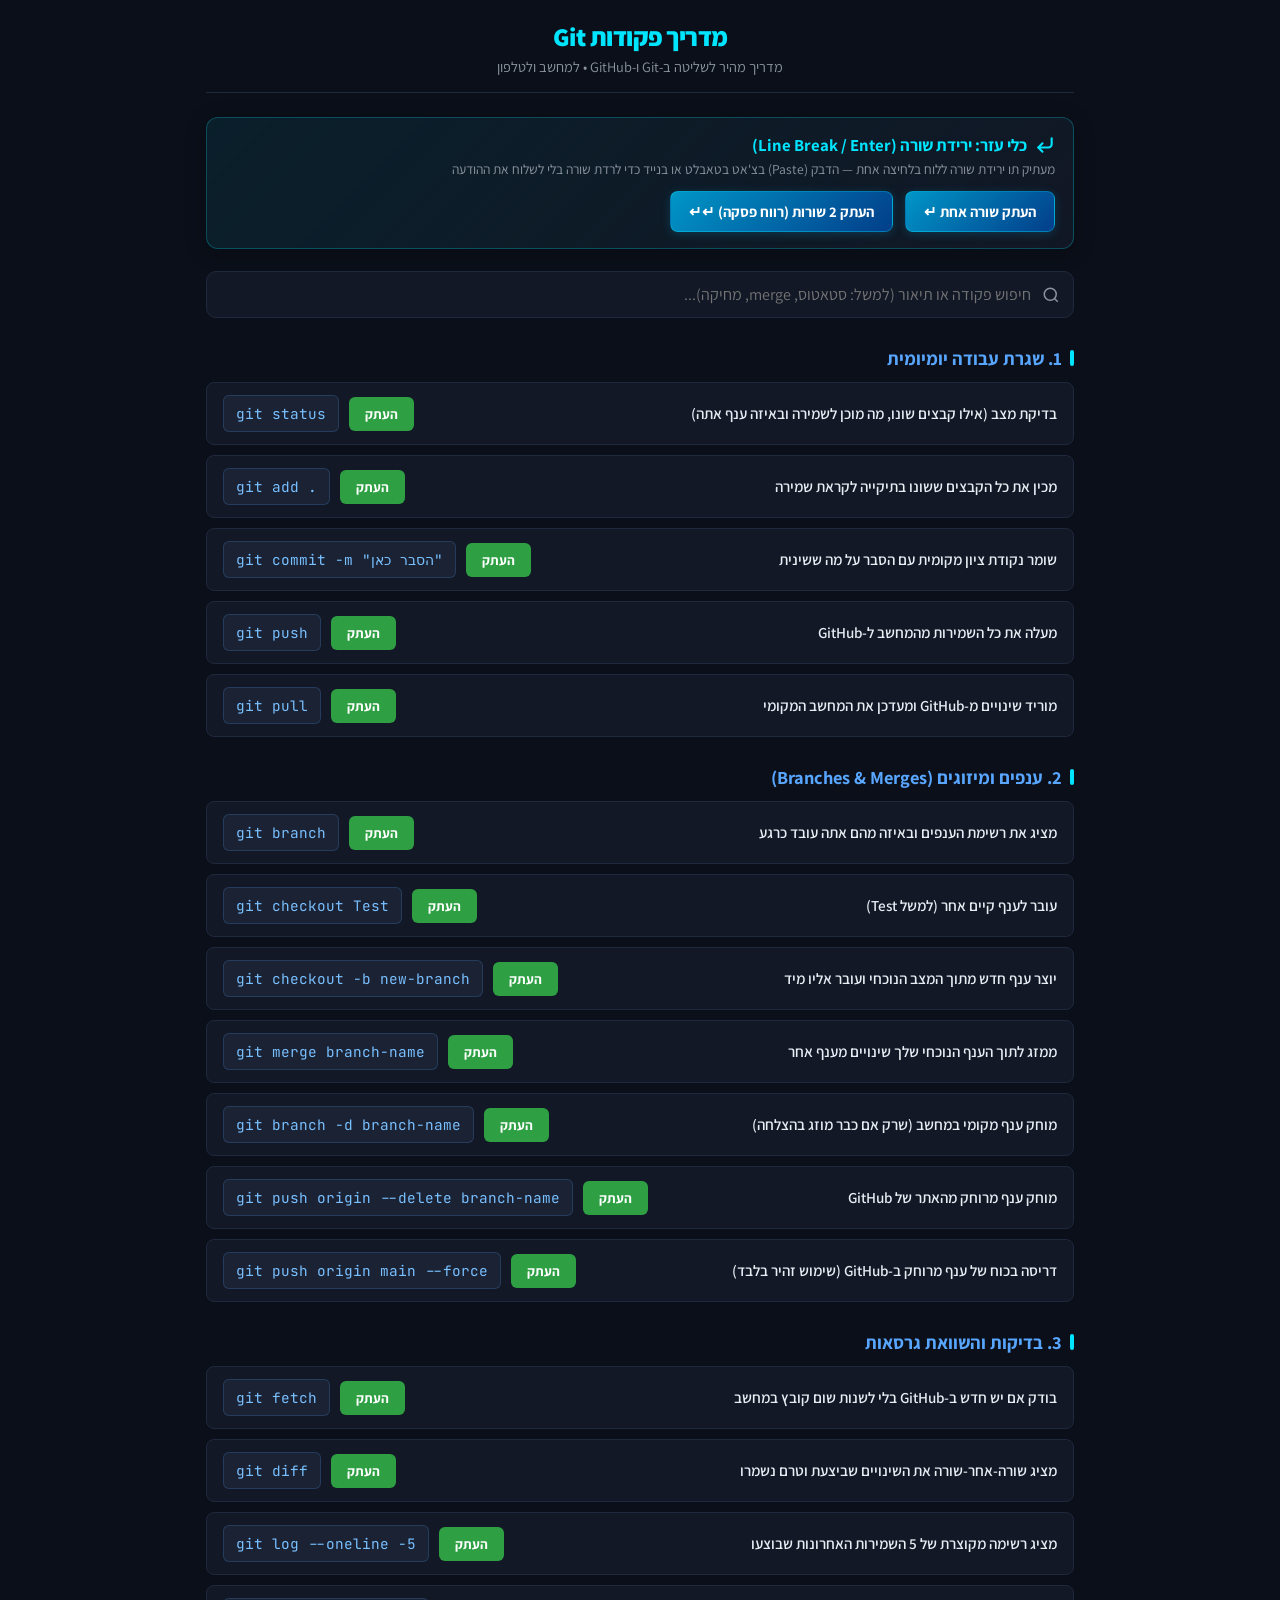
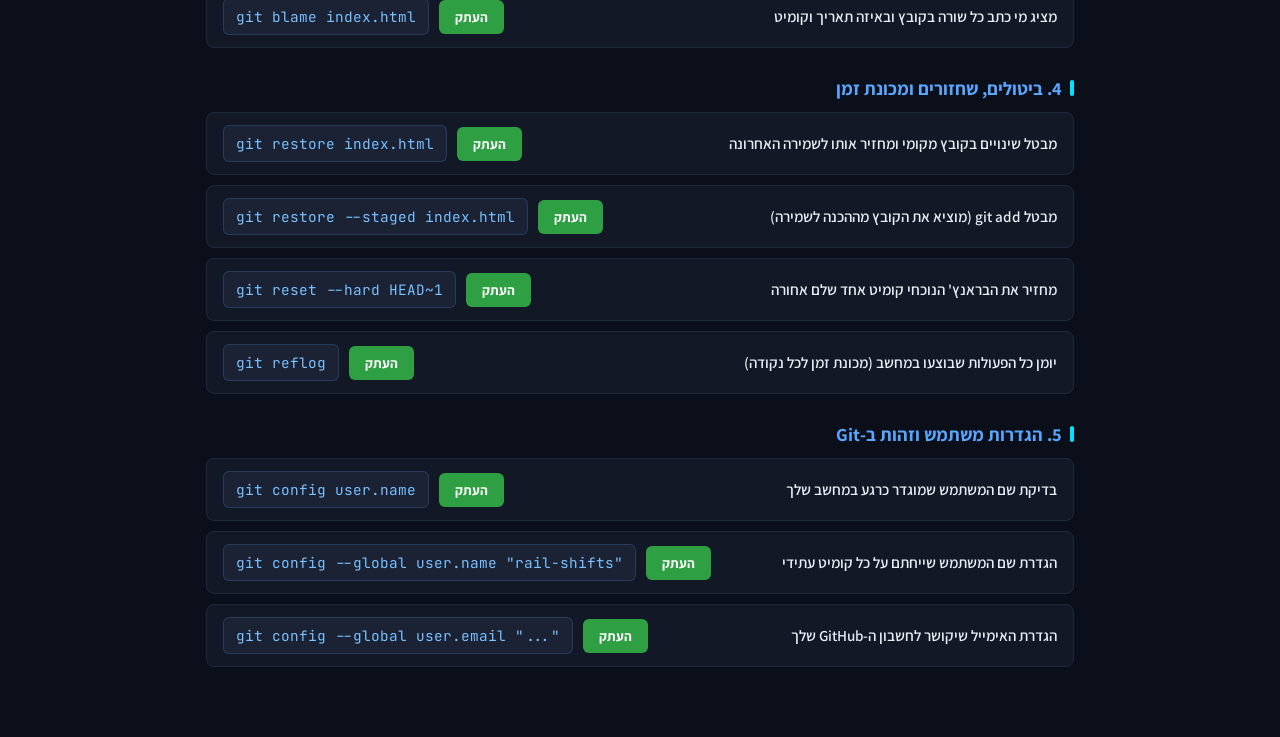
<file: git-admin.html>
<!DOCTYPE html>
<html lang="he" dir="rtl">
<head>
    <meta charset="UTF-8">
    <meta name="viewport" content="width=device-width, initial-scale=1.0">
    <title>מדריך פקודות Git - יומן משמרות</title>
    <link rel="preconnect" href="https://fonts.googleapis.com">
    <link rel="preconnect" href="https://fonts.gstatic.com" crossorigin>
    <link href="https://fonts.googleapis.com/css2?family=Assistant:wght@400;600;700;800&family=JetBrains+Mono:wght@400;600&display=swap" rel="stylesheet">
    <style>
        :root {
            --bg-color: #0b0f19;
            --card-bg: #121826;
            --card-border: #1f293d;
            --accent-cyan: #00e5ff;
            --accent-blue: #58a6ff;
            --accent-green: #2ea043;
            --accent-green-hover: #3fb950;
            --text-main: #f0f6fc;
            --text-muted: #8b949e;
            --code-bg: #1a2234;
            --code-color: #79c0ff;
        }

        * {
            box-sizing: border-box;
            margin: 0;
            padding: 0;
        }

        body {
            font-family: 'Assistant', -apple-system, BlinkMacSystemFont, "Segoe UI", Roboto, sans-serif;
            background-color: var(--bg-color);
            color: var(--text-main);
            padding: 20px 16px 60px;
            max-width: 900px;
            margin: auto;
            direction: rtl;
            min-height: 100vh;
        }

        /* Header */
        .page-header {
            text-align: center;
            margin-bottom: 24px;
            padding-bottom: 16px;
            border-bottom: 1px solid var(--card-border);
        }

        .page-title {
            font-size: 1.6rem;
            font-weight: 800;
            color: var(--accent-cyan);
            letter-spacing: -0.5px;
        }

        .page-subtitle {
            font-size: 0.9rem;
            color: var(--text-muted);
            margin-top: 4px;
        }

        /* Search Bar */
        .search-wrap {
            margin-bottom: 24px;
            position: relative;
        }

        .search-input {
            width: 100%;
            background: var(--card-bg);
            border: 1px solid var(--card-border);
            border-radius: 10px;
            padding: 12px 42px 12px 16px;
            color: var(--text-main);
            font-size: 1rem;
            font-family: inherit;
            outline: none;
            transition: border-color 0.2s, box-shadow 0.2s;
        }

        .search-input:focus {
            border-color: var(--accent-cyan);
            box-shadow: 0 0 14px rgba(0, 229, 255, 0.2);
        }

        .search-icon {
            position: absolute;
            right: 14px;
            top: 50%;
            transform: translateY(-50%);
            color: var(--text-muted);
            pointer-events: none;
            width: 18px;
            height: 18px;
        }

        /* Section Category */
        .category-title {
            color: var(--accent-blue);
            font-size: 1.15rem;
            font-weight: 700;
            margin: 28px 0 12px;
            display: flex;
            align-items: center;
            gap: 8px;
        }

        .category-title::before {
            content: '';
            display: inline-block;
            width: 4px;
            height: 16px;
            background: var(--accent-cyan);
            border-radius: 2px;
        }

        /* Command Row */
        .row {
            background: var(--card-bg);
            border: 1px solid var(--card-border);
            border-radius: 8px;
            padding: 12px 16px;
            margin-bottom: 10px;
            display: flex;
            align-items: center;
            justify-content: space-between;
            gap: 16px;
            transition: transform 0.15s, border-color 0.15s, background 0.15s;
        }

        .row:hover {
            border-color: rgba(0, 229, 255, 0.3);
            background: #151d2f;
        }

        .desc {
            color: #e6edf3;
            font-size: 0.95rem;
            font-weight: 600;
            flex: 1;
            line-height: 1.4;
        }

        .cmd-wrap {
            display: flex;
            align-items: center;
            gap: 10px;
            direction: ltr;
            flex-shrink: 0;
        }

        code {
            background-color: var(--code-bg);
            color: var(--code-color);
            padding: 8px 12px;
            border-radius: 6px;
            font-family: 'JetBrains Mono', Consolas, monospace;
            font-size: 0.9rem;
            border: 1px solid rgba(88, 166, 255, 0.2);
            white-space: nowrap;
            user-select: all;
        }

        .btn-copy {
            background: var(--accent-green);
            color: #ffffff;
            border: none;
            padding: 8px 14px;
            border-radius: 6px;
            cursor: pointer;
            font-size: 0.85rem;
            font-weight: 700;
            font-family: inherit;
            transition: background 0.2s, transform 0.1s;
            white-space: nowrap;
            min-width: 65px;
            text-align: center;
        }

        .btn-copy:hover {
            background: var(--accent-green-hover);
            transform: translateY(-1px);
        }

        .btn-copy:active {
            transform: translateY(0);
        }

        .btn-copy.copied {
            background: #1f6feb !important;
        }

        /* Quick Tools: Newline Helper */
        .quick-tools-box {
            background: linear-gradient(135deg, rgba(0, 229, 255, 0.08) 0%, rgba(18, 24, 38, 0.95) 100%);
            border: 1px solid rgba(0, 229, 255, 0.25);
            border-radius: 12px;
            padding: 16px 18px;
            margin-bottom: 22px;
            display: flex;
            flex-direction: column;
            gap: 12px;
            box-shadow: 0 4px 20px rgba(0, 0, 0, 0.25);
        }

        .quick-tools-header {
            display: flex;
            flex-direction: column;
            gap: 4px;
        }

        .quick-tools-title {
            font-size: 1.05rem;
            font-weight: 700;
            color: var(--accent-cyan);
            display: flex;
            align-items: center;
            gap: 8px;
        }

        .quick-tools-desc {
            font-size: 0.85rem;
            color: var(--text-muted);
            line-height: 1.4;
        }

        .quick-tools-actions {
            display: flex;
            gap: 12px;
            flex-wrap: wrap;
        }

        .btn-newline {
            background: linear-gradient(135deg, #0096c7 0%, #023e8a 100%);
            color: #ffffff;
            border: 1px solid rgba(0, 229, 255, 0.3);
            padding: 10px 18px;
            border-radius: 8px;
            cursor: pointer;
            font-size: 0.92rem;
            font-weight: 700;
            font-family: inherit;
            display: inline-flex;
            align-items: center;
            justify-content: center;
            gap: 8px;
            box-shadow: 0 2px 10px rgba(0, 150, 199, 0.25);
            transition: transform 0.15s, box-shadow 0.15s, background 0.2s;
            -webkit-tap-highlight-color: transparent;
        }

        .btn-newline:hover {
            transform: translateY(-2px);
            box-shadow: 0 4px 14px rgba(0, 229, 255, 0.4);
            border-color: var(--accent-cyan);
        }

        .btn-newline:active {
            transform: translateY(0);
        }

        .btn-newline.copied {
            background: #2ea043 !important;
            border-color: #3fb950 !important;
            box-shadow: 0 2px 12px rgba(46, 160, 67, 0.4) !important;
        }

        .no-results {
            text-align: center;
            padding: 30px;
            color: var(--text-muted);
            font-size: 1rem;
            display: none;
        }

        /* Mobile Responsive */
        @media (max-width: 768px) {
            body {
                padding: 16px 12px 50px;
            }

            .quick-tools-actions {
                flex-direction: column;
            }

            .btn-newline {
                width: 100%;
                padding: 12px 16px;
                font-size: 0.95rem;
            }

            .row {
                flex-direction: column;
                align-items: stretch;
                gap: 10px;
                padding: 12px 14px;
            }

            .desc {
                font-size: 0.9rem;
            }

            .cmd-wrap {
                width: 100%;
                justify-content: space-between;
            }

            code {
                flex: 1;
                overflow-x: auto;
                font-size: 0.82rem;
                padding: 8px 10px;
            }

            .btn-copy {
                padding: 8px 12px;
                font-size: 0.8rem;
            }
        }
    </style>
</head>
<body>

    <header class="page-header">
        <h1 class="page-title">מדריך פקודות Git</h1>
        <p class="page-subtitle">מדריך מהיר לשליטה ב-Git ו-GitHub • למחשב ולטלפון</p>
    </header>

    <!-- כלי עזר: ירידת שורה להעתקה -->
    <section class="quick-tools-box">
        <div class="quick-tools-header">
            <span class="quick-tools-title">
                <svg width="20" height="20" viewBox="0 0 24 24" fill="none" stroke="currentColor" stroke-width="2.5" stroke-linecap="round" stroke-linejoin="round">
                    <polyline points="9 10 4 15 9 20"></polyline>
                    <path d="M20 4v7a4 4 0 0 1-4 4H4"></path>
                </svg>
                כלי עזר: ירידת שורה (Line Break / Enter)
            </span>
            <span class="quick-tools-desc">מעתיק תו ירידת שורה ללוח בלחיצה אחת — הדבק (Paste) בצ'אט בטאבלט או בנייד כדי לרדת שורה בלי לשלוח את ההודעה</span>
        </div>
        <div class="quick-tools-actions">
            <button class="btn-newline" id="btnCopySingleNewline" data-lines="1">
                <span>העתק שורה אחת ↵</span>
            </button>
            <button class="btn-newline" id="btnCopyDoubleNewline" data-lines="2">
                <span>העתק 2 שורות (רווח פסקה) ↵↵</span>
            </button>
        </div>
    </section>

    <div class="search-wrap">
        <svg class="search-icon" viewBox="0 0 24 24" fill="none" stroke="currentColor" stroke-width="2">
            <circle cx="11" cy="11" r="8"></circle>
            <line x1="21" y1="21" x2="16.65" y2="16.65"></line>
        </svg>
        <input type="text" class="search-input" id="searchBox" placeholder="חיפוש פקודה או תיאור (למשל: סטאטוס, merge, מחיקה)...">
    </div>

    <div id="commandsContainer">
        <!-- 1. שגרת עבודה -->
        <h2 class="category-title">1. שגרת עבודה יומיומית</h2>
        
        <div class="row" data-search="סטאטוס בדיקת מצב ענף שינויים git status">
            <span class="desc">בדיקת מצב (אילו קבצים שונו, מה מוכן לשמירה ובאיזה ענף אתה)</span>
            <div class="cmd-wrap">
                <code>git status</code>
                <button class="btn-copy" data-cmd="git status">העתק</button>
            </div>
        </div>

        <div class="row" data-search="הכנת קבצים שמירה שלב ראשון git add .">
            <span class="desc">מכין את כל הקבצים ששונו בתיקייה לקראת שמירה</span>
            <div class="cmd-wrap">
                <code>git add .</code>
                <button class="btn-copy" data-cmd="git add .">העתק</button>
            </div>
        </div>

        <div class="row" data-search="קומיט שמירה מקומית הסבר git commit">
            <span class="desc">שומר נקודת ציון מקומית עם הסבר על מה ששינית</span>
            <div class="cmd-wrap">
                <code>git commit -m "הסבר כאן"</code>
                <button class="btn-copy" data-cmd="git commit -m &quot;&quot;">העתק</button>
            </div>
        </div>

        <div class="row" data-search="פוש העלאה לגיטהאב ענן git push">
            <span class="desc">מעלה את כל השמירות מהמחשב ל-GitHub</span>
            <div class="cmd-wrap">
                <code>git push</code>
                <button class="btn-copy" data-cmd="git push">העתק</button>
            </div>
        </div>

        <div class="row" data-search="משיכה הורדת עדכונים מגיטהאב git pull">
            <span class="desc">מוריד שינויים מ-GitHub ומעדכן את המחשב המקומי</span>
            <div class="cmd-wrap">
                <code>git pull</code>
                <button class="btn-copy" data-cmd="git pull">העתק</button>
            </div>
        </div>

        <!-- 2. ענפים ומיזוגים -->
        <h2 class="category-title">2. ענפים ומיזוגים (Branches & Merges)</h2>

        <div class="row" data-search="רשימת ענפים בראנצ'ים git branch">
            <span class="desc">מציג את רשימת הענפים ובאיזה מהם אתה עובד כרגע</span>
            <div class="cmd-wrap">
                <code>git branch</code>
                <button class="btn-copy" data-cmd="git branch">העתק</button>
            </div>
        </div>

        <div class="row" data-search="מעבר ענף החלפה git checkout">
            <span class="desc">עובר לענף קיים אחר (למשל Test)</span>
            <div class="cmd-wrap">
                <code>git checkout Test</code>
                <button class="btn-copy" data-cmd="git checkout Test">העתק</button>
            </div>
        </div>

        <div class="row" data-search="יצירת ענף חדש שכפול ומעבר git checkout -b">
            <span class="desc">יוצר ענף חדש מתוך המצב הנוכחי ועובר אליו מיד</span>
            <div class="cmd-wrap">
                <code>git checkout -b new-branch</code>
                <button class="btn-copy" data-cmd="git checkout -b new-branch">העתק</button>
            </div>
        </div>

        <div class="row" data-search="מיזוג איחוד ענפים שילוב שינויים git merge">
            <span class="desc">ממזג לתוך הענף הנוכחי שלך שינויים מענף אחר</span>
            <div class="cmd-wrap">
                <code>git merge branch-name</code>
                <button class="btn-copy" data-cmd="git merge branch-name">העתק</button>
            </div>
        </div>

        <div class="row" data-search="מחיקת ענף מקומי במחשב git branch -d">
            <span class="desc">מוחק ענף מקומי במחשב (שרק אם כבר מוזג בהצלחה)</span>
            <div class="cmd-wrap">
                <code>git branch -d branch-name</code>
                <button class="btn-copy" data-cmd="git branch -d branch-name">העתק</button>
            </div>
        </div>

        <div class="row" data-search="מחיקת ענף מגיטהאב בענן git push origin --delete">
            <span class="desc">מוחק ענף מרוחק מהאתר של GitHub</span>
            <div class="cmd-wrap">
                <code>git push origin --delete branch-name</code>
                <button class="btn-copy" data-cmd="git push origin --delete branch-name">העתק</button>
            </div>
        </div>

        <div class="row" data-search="דריסה בכוח force push החלפה">
            <span class="desc">דריסה בכוח של ענף מרוחק ב-GitHub (שימוש זהיר בלבד)</span>
            <div class="cmd-wrap">
                <code>git push origin main --force</code>
                <button class="btn-copy" data-cmd="git push origin main --force">העתק</button>
            </div>
        </div>

        <!-- 3. בדיקות והשוואת גרסאות -->
        <h2 class="category-title">3. בדיקות והשוואת גרסאות</h2>

        <div class="row" data-search="בדיקת עדכונים שקטה ללא משיכה git fetch">
            <span class="desc">בודק אם יש חדש ב-GitHub בלי לשנות שום קובץ במחשב</span>
            <div class="cmd-wrap">
                <code>git fetch</code>
                <button class="btn-copy" data-cmd="git fetch">העתק</button>
            </div>
        </div>

        <div class="row" data-search="הבדלים מה השתנה שורה אחר שורה git diff">
            <span class="desc">מציג שורה-אחר-שורה את השינויים שביצעת וטרם נשמרו</span>
            <div class="cmd-wrap">
                <code>git diff</code>
                <button class="btn-copy" data-cmd="git diff">העתק</button>
            </div>
        </div>

        <div class="row" data-search="היסטוריית שמירות קודמות לוג git log">
            <span class="desc">מציג רשימה מקוצרת של 5 השמירות האחרונות שבוצעו</span>
            <div class="cmd-wrap">
                <code>git log --oneline -5</code>
                <button class="btn-copy" data-cmd="git log --oneline -5">העתק</button>
            </div>
        </div>

        <div class="row" data-search="מי כתב שורה מי אשם תאריך git blame">
            <span class="desc">מציג מי כתב כל שורה בקובץ ובאיזה תאריך וקומיט</span>
            <div class="cmd-wrap">
                <code>git blame index.html</code>
                <button class="btn-copy" data-cmd="git blame index.html">העתק</button>
            </div>
        </div>

        <!-- 4. ביטולים, שחזורים ומכונת זמן -->
        <h2 class="category-title">4. ביטולים, שחזורים ומכונת זמן</h2>

        <div class="row" data-search="ביטול שינוי בקובץ שחזור לקודם git restore">
            <span class="desc">מבטל שינויים בקובץ מקומי ומחזיר אותו לשמירה האחרונה</span>
            <div class="cmd-wrap">
                <code>git restore index.html</code>
                <button class="btn-copy" data-cmd="git restore index.html">העתק</button>
            </div>
        </div>

        <div class="row" data-search="הוצאה מהכנה ביטול add git restore --staged">
            <span class="desc">מבטל git add (מוציא את הקובץ מההכנה לשמירה)</span>
            <div class="cmd-wrap">
                <code>git restore --staged index.html</code>
                <button class="btn-copy" data-cmd="git restore --staged index.html">העתק</button>
            </div>
        </div>

        <div class="row" data-search="חזרה קומיט אחד אחורה ביטול שמירה git reset --hard HEAD~1">
            <span class="desc">מחזיר את הבראנץ' הנוכחי קומיט אחד שלם אחורה</span>
            <div class="cmd-wrap">
                <code>git reset --hard HEAD~1</code>
                <button class="btn-copy" data-cmd="git reset --hard HEAD~1">העתק</button>
            </div>
        </div>

        <div class="row" data-search="מכונת זמן יומן פעולות שחזור מוחלט git reflog">
            <span class="desc">יומן כל הפעולות שבוצעו במחשב (מכונת זמן לכל נקודה)</span>
            <div class="cmd-wrap">
                <code>git reflog</code>
                <button class="btn-copy" data-cmd="git reflog">העתק</button>
            </div>
        </div>

        <!-- 5. הגדרות משתמש -->
        <h2 class="category-title">5. הגדרות משתמש וזהות ב-Git</h2>

        <div class="row" data-search="בדיקת שם משתמש הגדרה git config user.name">
            <span class="desc">בדיקת שם המשתמש שמוגדר כרגע במחשב שלך</span>
            <div class="cmd-wrap">
                <code>git config user.name</code>
                <button class="btn-copy" data-cmd="git config user.name">העתק</button>
            </div>
        </div>

        <div class="row" data-search="שינוי שם משתמש הגדרה גלובלית git config --global user.name">
            <span class="desc">הגדרת שם המשתמש שייחתם על כל קומיט עתידי</span>
            <div class="cmd-wrap">
                <code>git config --global user.name "rail-shifts"</code>
                <button class="btn-copy" data-cmd="git config --global user.name &quot;rail-shifts&quot;">העתק</button>
            </div>
        </div>

        <div class="row" data-search="שינוי אימייל הגדרה גלובלית git config --global user.email">
            <span class="desc">הגדרת האימייל שיקושר לחשבון ה-GitHub שלך</span>
            <div class="cmd-wrap">
                <code>git config --global user.email "..."</code>
                <button class="btn-copy" data-cmd="git config --global user.email &quot;&quot;">העתק</button>
            </div>
        </div>
    </div>

    <div class="no-results" id="noResults">לא נמצאו פקודות התואמות לחיפוש שלך</div>

    <script>
        // Universal copy helper with fallback for iPad / mobile browsers
        function copyText(text, btn, successText = 'הועתק! ✓') {
            const handleSuccess = () => {
                const orig = btn.innerHTML;
                btn.innerHTML = `<span>${successText}</span>`;
                btn.classList.add('copied');
                setTimeout(() => {
                    btn.innerHTML = orig;
                    btn.classList.remove('copied');
                }, 1400);
            };

            if (navigator.clipboard && navigator.clipboard.writeText) {
                navigator.clipboard.writeText(text).then(handleSuccess).catch(() => {
                    fallbackCopy(text, handleSuccess);
                });
            } else {
                fallbackCopy(text, handleSuccess);
            }
        }

        function fallbackCopy(text, cb) {
            const ta = document.createElement('textarea');
            ta.value = text;
            ta.style.position = 'fixed';
            ta.style.left = '-9999px';
            ta.style.top = '0';
            ta.setAttribute('readonly', '');
            document.body.appendChild(ta);
            ta.focus();
            ta.select();
            try {
                document.execCommand('copy');
                if (cb) cb();
            } catch (err) {
                alert('העתקה נכשלה: ' + err);
            }
            document.body.removeChild(ta);
        }

        // Newline helper buttons
        document.getElementById('btnCopySingleNewline')?.addEventListener('click', function() {
            copyText('\n', this, 'שורה אחת הועתקה! ✓');
        });

        document.getElementById('btnCopyDoubleNewline')?.addEventListener('click', function() {
            copyText('\n\n', this, '2 שורות הועתקו! ✓');
        });

        // Copy command handling
        document.querySelectorAll('.btn-copy').forEach(btn => {
            btn.addEventListener('click', () => {
                const cmd = btn.getAttribute('data-cmd') || '';
                copyText(cmd, btn, 'הועתק! ✓');
            });
        });

        // Search filtering
        const searchBox = document.getElementById('searchBox');
        searchBox.addEventListener('input', () => {
            const query = searchBox.value.trim().toLowerCase();
            const rows = document.querySelectorAll('.row');
            const categories = document.querySelectorAll('.category-title');
            let visibleCount = 0;

            rows.forEach(row => {
                const searchText = (row.getAttribute('data-search') + ' ' + row.innerText).toLowerCase();
                if (!query || searchText.includes(query)) {
                    row.style.display = 'flex';
                    visibleCount++;
                } else {
                    row.style.display = 'none';
                }
            });

            categories.forEach(cat => {
                let next = cat.nextElementSibling;
                let hasVisible = false;
                while (next && next.classList.contains('row')) {
                    if (next.style.display !== 'none') {
                        hasVisible = true;
                        break;
                    }
                    next = next.nextElementSibling;
                }
                cat.style.display = (hasVisible || !query) ? 'flex' : 'none';
            });

            document.getElementById('noResults').style.display = visibleCount === 0 ? 'block' : 'none';
        });
    </script>
</body>
</html>
</file>
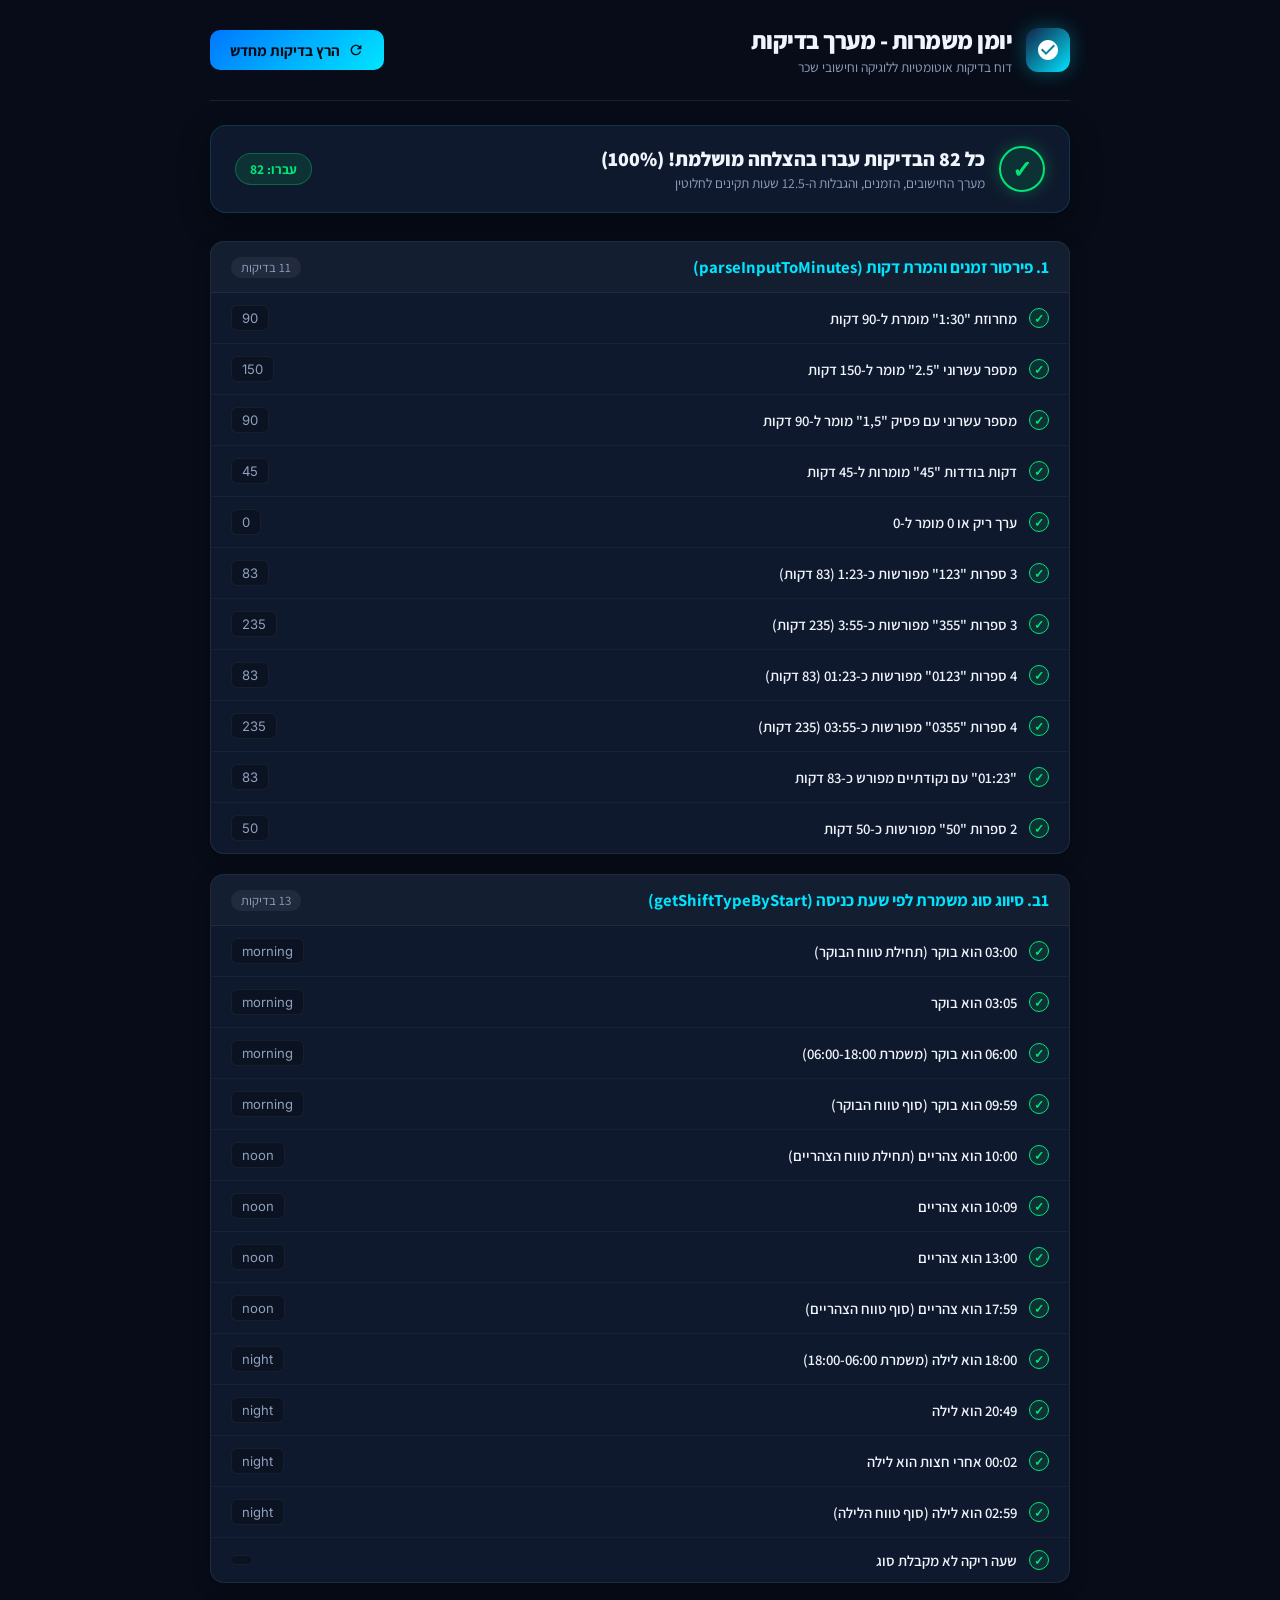
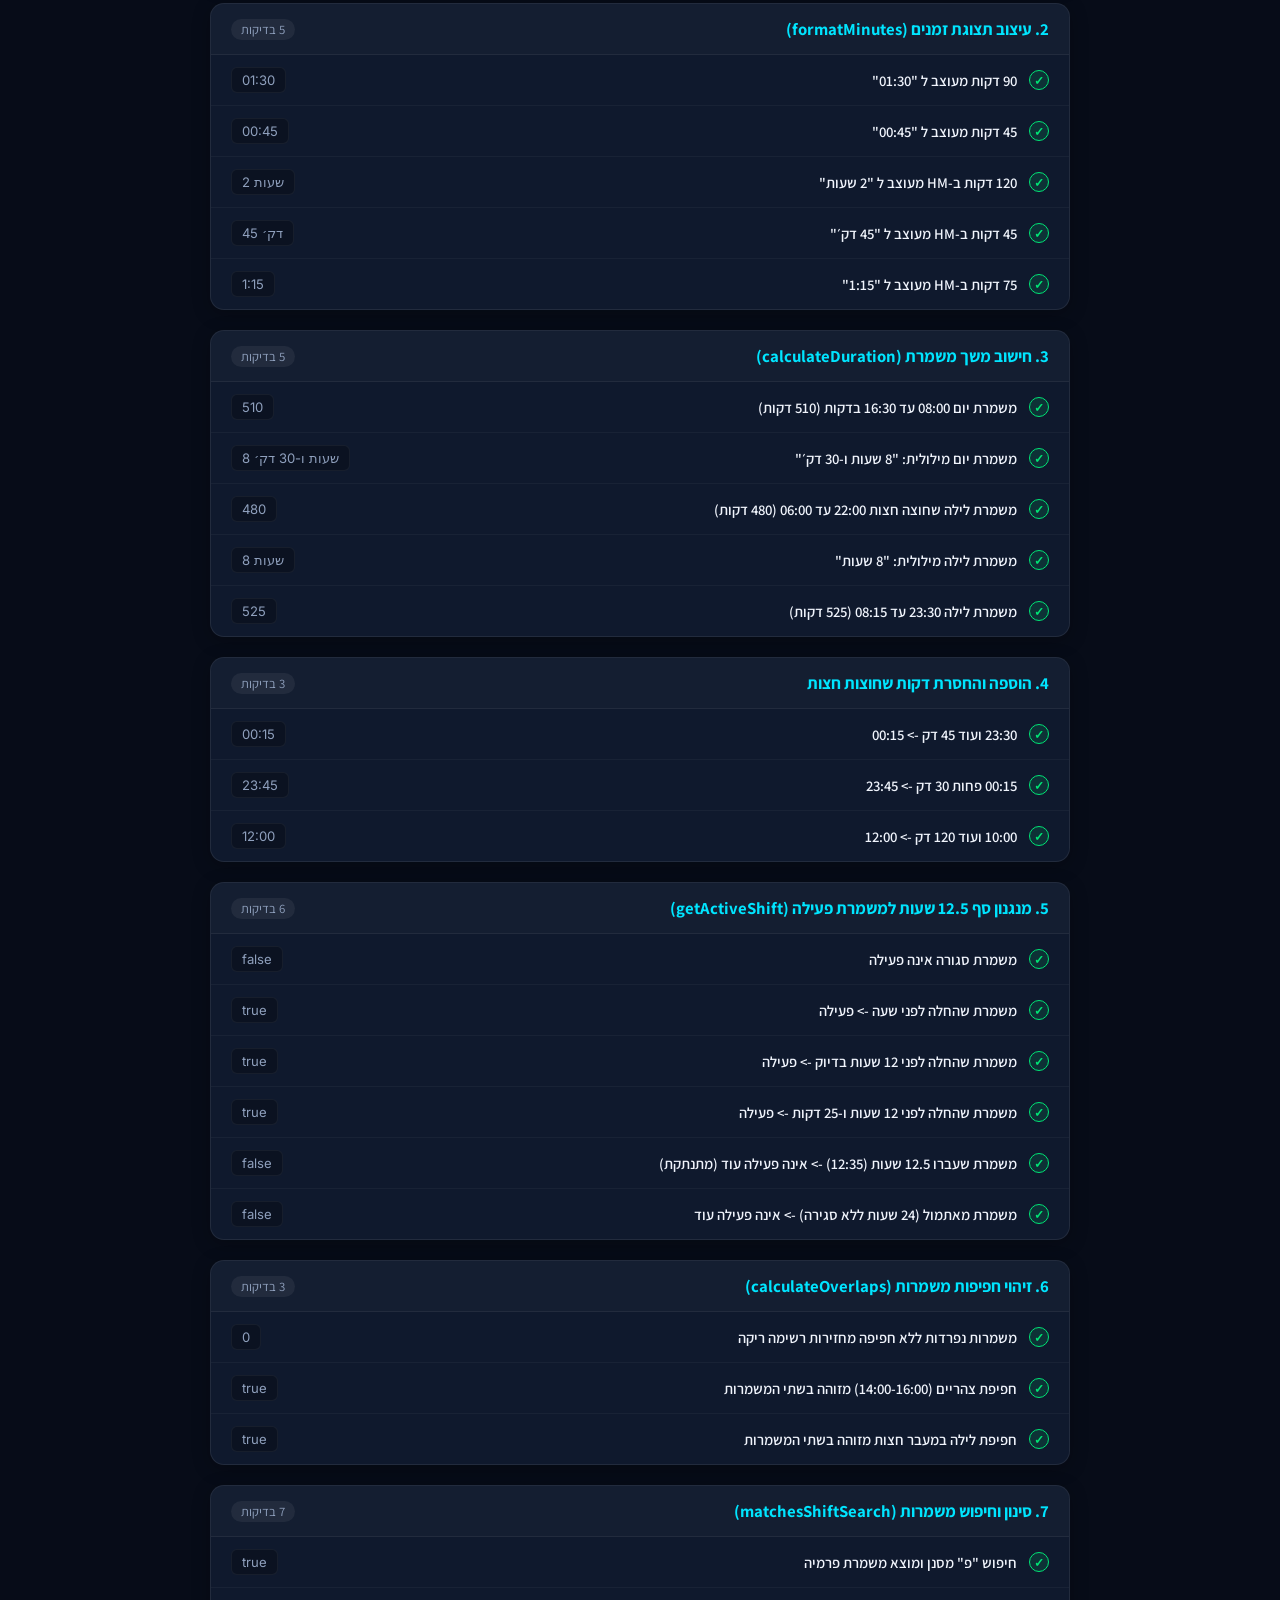
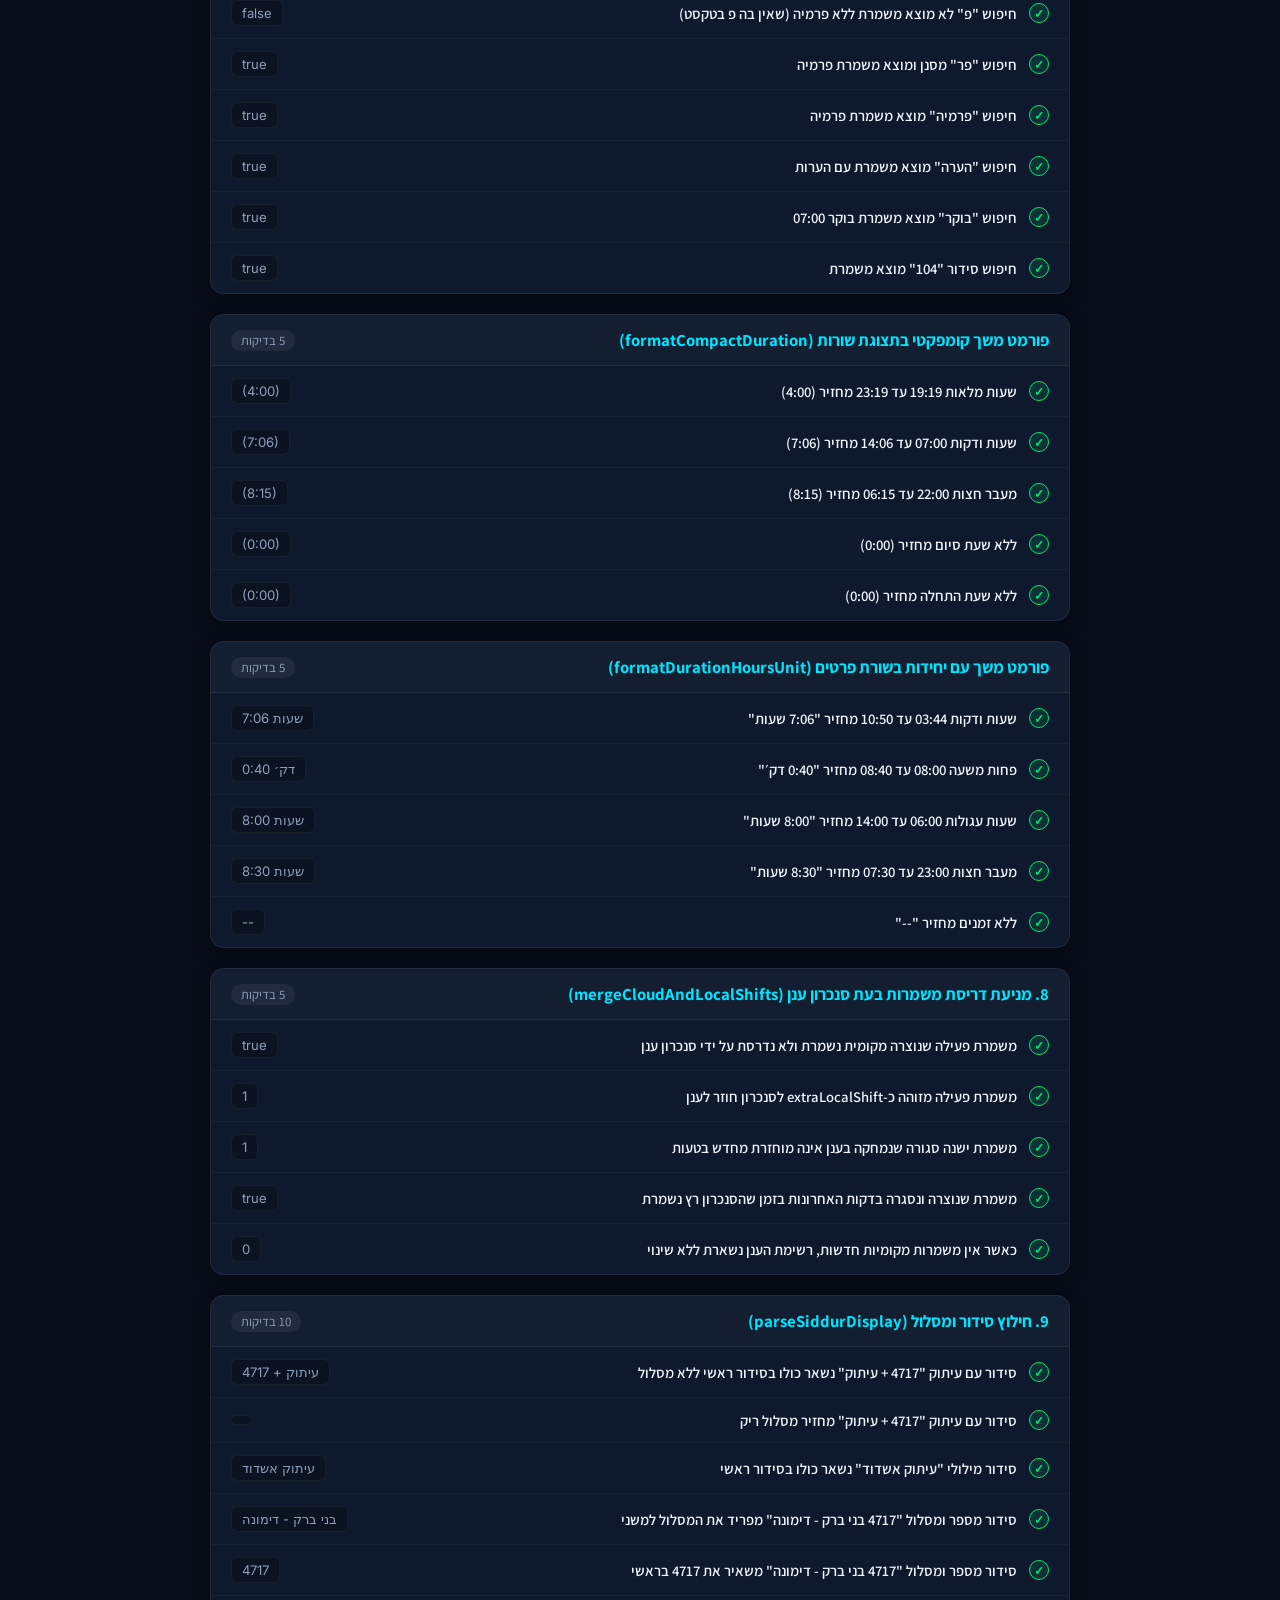
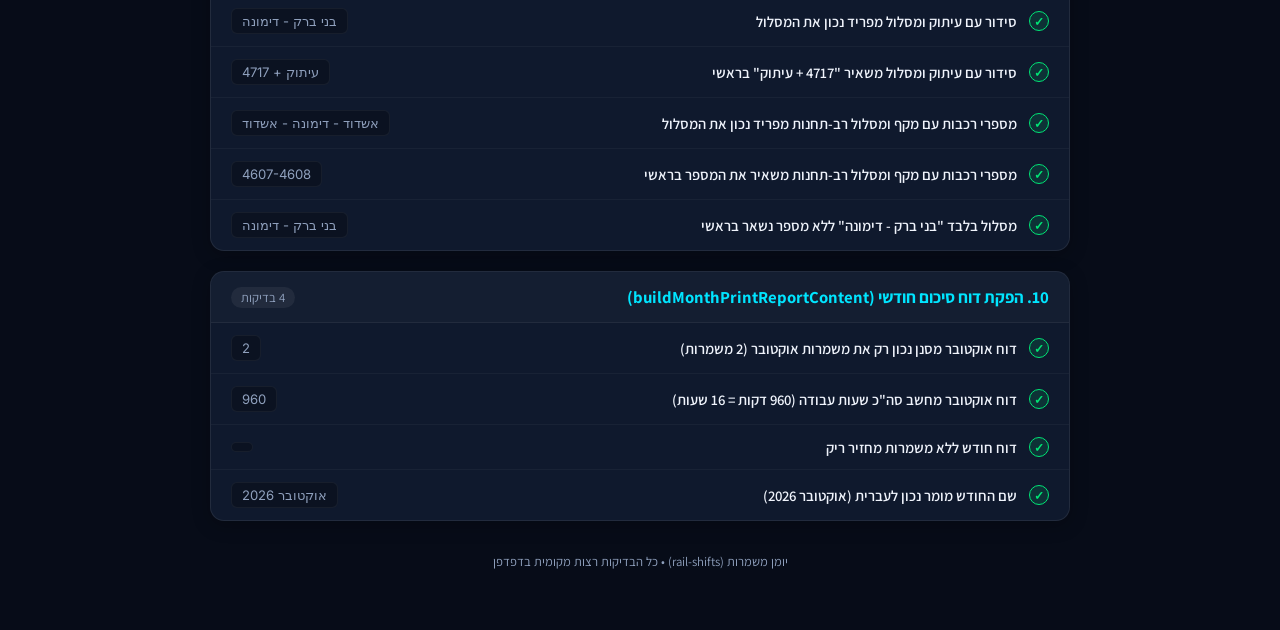
<file: tests.html>
<!DOCTYPE html>
<html lang="he" dir="rtl">
<head>
    <meta charset="UTF-8">
    <meta name="viewport" content="width=device-width, initial-scale=1.0">
    <title>יומן משמרות - מערך בדיקות אוטומטי</title>
    <link rel="preconnect" href="https://fonts.googleapis.com">
    <link rel="preconnect" href="https://fonts.gstatic.com" crossorigin>
    <link href="https://fonts.googleapis.com/css2?family=Assistant:wght@400;600;700;800&family=Inter:wght@400;500;600;700&display=swap" rel="stylesheet">
    <style>
        :root {
            --bg-dark: #070c18;
            --card-bg: #0f192d;
            --card-border: rgba(0, 229, 255, 0.15);
            --card-hover: rgba(0, 229, 255, 0.25);
            --accent-cyan: #00e5ff;
            --accent-blue: #0077ff;
            --text-main: #f0f4fc;
            --text-muted: #8fa0bd;
            --green-pass: #00e676;
            --green-bg: rgba(0, 230, 118, 0.12);
            --red-fail: #ff5252;
            --red-bg: rgba(255, 82, 82, 0.12);
            --font-main: 'Assistant', sans-serif;
            --font-code: 'Inter', monospace;
        }

        * {
            box-sizing: border-box;
            margin: 0;
            padding: 0;
        }

        body {
            background-color: var(--bg-dark);
            color: var(--text-main);
            font-family: var(--font-main);
            min-height: 100vh;
            padding: 24px 16px 60px;
            direction: rtl;
        }

        .container {
            max-width: 860px;
            margin: 0 auto;
        }

        /* Header */
        .header {
            display: flex;
            align-items: center;
            justify-content: space-between;
            flex-wrap: wrap;
            gap: 16px;
            padding-bottom: 24px;
            border-bottom: 1px solid rgba(255, 255, 255, 0.08);
            margin-bottom: 24px;
        }

        .header-title-wrap {
            display: flex;
            align-items: center;
            gap: 14px;
        }

        .logo-icon {
            width: 44px;
            height: 44px;
            background: linear-gradient(135deg, #132247, #00e5ff);
            border-radius: 12px;
            display: flex;
            align-items: center;
            justify-content: center;
            box-shadow: 0 0 20px rgba(0, 229, 255, 0.3);
        }

        .logo-icon svg {
            width: 24px;
            height: 24px;
            fill: #fff;
        }

        .header-title {
            font-size: 1.5rem;
            font-weight: 800;
            letter-spacing: -0.5px;
        }

        .header-subtitle {
            font-size: 0.85rem;
            color: var(--text-muted);
            margin-top: 2px;
        }

        .btn-rerun {
            background: linear-gradient(135deg, #0077ff, #00e5ff);
            color: #050b14;
            font-weight: 700;
            font-size: 0.95rem;
            border: none;
            border-radius: 10px;
            padding: 10px 20px;
            cursor: pointer;
            font-family: inherit;
            display: flex;
            align-items: center;
            gap: 8px;
            transition: transform 0.15s, box-shadow 0.15s;
        }

        .btn-rerun:hover {
            transform: translateY(-2px);
            box-shadow: 0 4px 16px rgba(0, 229, 255, 0.4);
        }

        .btn-rerun:active {
            transform: translateY(0);
        }

        /* Summary Banner */
        .summary-card {
            background: var(--card-bg);
            border: 1px solid var(--card-border);
            border-radius: 16px;
            padding: 20px 24px;
            margin-bottom: 28px;
            display: flex;
            align-items: center;
            justify-content: space-between;
            flex-wrap: wrap;
            gap: 16px;
            box-shadow: 0 8px 30px rgba(0, 0, 0, 0.4);
        }

        .summary-status {
            display: flex;
            align-items: center;
            gap: 14px;
        }

        .status-badge {
            width: 46px;
            height: 46px;
            border-radius: 50%;
            display: flex;
            align-items: center;
            justify-content: center;
            font-size: 1.5rem;
            font-weight: 900;
        }

        .status-badge.pass {
            background: var(--green-bg);
            color: var(--green-pass);
            border: 2px solid var(--green-pass);
            box-shadow: 0 0 16px rgba(0, 230, 118, 0.3);
        }

        .status-badge.fail {
            background: var(--red-bg);
            color: var(--red-fail);
            border: 2px solid var(--red-fail);
            box-shadow: 0 0 16px rgba(255, 82, 82, 0.3);
        }

        .summary-text-title {
            font-size: 1.25rem;
            font-weight: 800;
        }

        .summary-text-desc {
            font-size: 0.85rem;
            color: var(--text-muted);
            margin-top: 2px;
        }

        .stats-pills {
            display: flex;
            gap: 10px;
        }

        .pill {
            padding: 6px 14px;
            border-radius: 20px;
            font-size: 0.85rem;
            font-weight: 700;
            display: flex;
            align-items: center;
            gap: 6px;
        }

        .pill.pill-pass {
            background: var(--green-bg);
            color: var(--green-pass);
            border: 1px solid rgba(0, 230, 118, 0.3);
        }

        .pill.pill-fail {
            background: var(--red-bg);
            color: var(--red-fail);
            border: 1px solid rgba(255, 82, 82, 0.3);
        }

        /* Section Groups */
        .group-card {
            background: var(--card-bg);
            border: 1px solid rgba(255, 255, 255, 0.08);
            border-radius: 14px;
            margin-bottom: 20px;
            overflow: hidden;
            box-shadow: 0 4px 18px rgba(0, 0, 0, 0.25);
        }

        .group-header {
            padding: 14px 20px;
            background: rgba(255, 255, 255, 0.02);
            border-bottom: 1px solid rgba(255, 255, 255, 0.06);
            display: flex;
            align-items: center;
            justify-content: space-between;
        }

        .group-title {
            font-size: 1.05rem;
            font-weight: 700;
            color: var(--accent-cyan);
            display: flex;
            align-items: center;
            gap: 8px;
        }

        .group-count {
            font-size: 0.8rem;
            color: var(--text-muted);
            background: rgba(255, 255, 255, 0.06);
            padding: 2px 10px;
            border-radius: 12px;
        }

        /* Test Items */
        .test-list {
            display: flex;
            flex-direction: column;
        }

        .test-item {
            padding: 12px 20px;
            display: flex;
            align-items: center;
            justify-content: space-between;
            gap: 14px;
            border-bottom: 1px solid rgba(255, 255, 255, 0.04);
            transition: background 0.15s;
        }

        .test-item:last-child {
            border-bottom: none;
        }

        .test-item:hover {
            background: rgba(255, 255, 255, 0.02);
        }

        .test-main {
            display: flex;
            align-items: center;
            gap: 12px;
            flex: 1;
        }

        .icon-check {
            width: 20px;
            height: 20px;
            border-radius: 50%;
            background: var(--green-bg);
            color: var(--green-pass);
            border: 1px solid var(--green-pass);
            display: flex;
            align-items: center;
            justify-content: center;
            font-size: 0.75rem;
            font-weight: 900;
            flex-shrink: 0;
        }

        .icon-fail {
            width: 20px;
            height: 20px;
            border-radius: 50%;
            background: var(--red-bg);
            color: var(--red-fail);
            border: 1px solid var(--red-fail);
            display: flex;
            align-items: center;
            justify-content: center;
            font-size: 0.75rem;
            font-weight: 900;
            flex-shrink: 0;
        }

        .test-desc {
            font-size: 0.92rem;
            font-weight: 600;
            color: var(--text-main);
        }

        .test-val {
            font-family: var(--font-code);
            font-size: 0.82rem;
            color: var(--text-muted);
            direction: ltr;
            text-align: right;
            background: rgba(0, 0, 0, 0.25);
            padding: 4px 10px;
            border-radius: 6px;
            border: 1px solid rgba(255, 255, 255, 0.05);
        }

        /* Footer */
        .footer {
            margin-top: 32px;
            text-align: center;
            color: var(--text-muted);
            font-size: 0.8rem;
        }
    </style>
</head>
<body>

<div class="container">
    <header class="header">
        <div class="header-title-wrap">
            <div class="logo-icon">
                <svg viewBox="0 0 24 24"><path d="M12 2C6.48 2 2 6.48 2 12s4.48 10 10 10 10-4.48 10-10S17.52 2 12 2zm-2 15l-5-5 1.41-1.41L10 14.17l7.59-7.59L19 8l-9 9z"/></svg>
            </div>
            <div>
                <h1 class="header-title">יומן משמרות - מערך בדיקות</h1>
                <div class="header-subtitle">דוח בדיקות אוטומטיות ללוגיקה וחישובי שכר</div>
            </div>
        </div>
        <button class="btn-rerun" onclick="runAllTests()">
            <svg width="16" height="16" viewBox="0 0 24 24" fill="currentColor"><path d="M17.65 6.35C16.2 4.9 14.21 4 12 4c-4.42 0-7.99 3.58-7.99 8s3.57 8 7.99 8c3.73 0 6.84-2.55 7.73-6h-2.08c-.82 2.33-3.04 4-5.65 4-3.31 0-6-2.69-6-6s2.69-6 6-6c1.66 0 3.14.69 4.22 1.78L13 11h7V4l-2.35 2.35z"/></svg>
            <span>הרץ בדיקות מחדש</span>
        </button>
    </header>

    <div class="summary-card" id="summaryCard">
        <div class="summary-status">
            <div class="status-badge pass" id="statusBadge">✓</div>
            <div>
                <div class="summary-text-title" id="summaryTitle">טוען בדיקות...</div>
                <div class="summary-text-desc" id="summaryDesc">מבצע בדיקה של כל מנגנוני הזמן והמשמרות</div>
            </div>
        </div>
        <div class="stats-pills">
            <div class="pill pill-pass" id="pillPass">עברו: 0</div>
            <div class="pill pill-fail" id="pillFail" style="display: none;">נכשלו: 0</div>
        </div>
    </div>

    <div id="resultsContainer"></div>

    <div class="footer">
        יומן משמרות (rail-shifts) • כל הבדיקות רצות מקומית בדפדפן
    </div>
</div>

<script>
// -------------------------------------------------------------
// Core Business Logic (Identical to script.js)
// -------------------------------------------------------------

function parseInputToMinutes(val) {
    if (!val) return 0;
    const str = String(val).trim();
    if (str.includes(':')) {
        const [h, m] = str.split(':').map(Number);
        return (h || 0) * 60 + (m || 0);
    }
    if (str.includes('.') || str.includes(',')) {
        const cleaned = str.replace(',', '.');
        return Math.round(parseFloat(cleaned) * 60) || 0;
    }
    const cleanDigits = str.replace(/\D/g, '');
    if (cleanDigits.length === 3) {
        const h = parseInt(cleanDigits[0], 10);
        const m = parseInt(cleanDigits.slice(1, 3), 10);
        return h * 60 + m;
    }
    if (cleanDigits.length === 4) {
        const h = parseInt(cleanDigits.slice(0, 2), 10);
        const m = parseInt(cleanDigits.slice(2, 4), 10);
        return h * 60 + m;
    }
    const num = parseFloat(str);
    if (isNaN(num)) return 0;
    return num <= 12 ? Math.round(num * 60) : Math.round(num);
}

function timeToMinutes(timeStr) {
    if (!timeStr) return 0;
    const [h, m] = timeStr.split(':').map(Number);
    return h * 60 + m;
}

function getShiftTypeByStart(startTime) {
    if (!startTime || startTime.indexOf(':') === -1) return '';
    const mins = timeToMinutes(startTime);
    if (isNaN(mins)) return '';
    if (mins >= 180 && mins < 600) return 'morning';
    if (mins >= 600 && mins < 1080) return 'noon';
    return 'night';
}

function formatMinutesToDisplay(mins) {
    if (!mins || mins <= 0) return '';
    const h = Math.floor(mins / 60);
    const m = mins % 60;
    return String(h).padStart(2, '0') + ':' + String(m).padStart(2, '0');
}

function formatMinutesToHM(mins) {
    if (!mins || mins <= 0) return '0 שעות';
    const h = Math.floor(mins / 60);
    const m = mins % 60;
    if (h === 0) return m + ' דק׳';
    if (m === 0) return h + ' שעות';
    return h + ':' + String(m).padStart(2, '0');
}

function addMinutesToTime(timeStr, minsToAdd) {
    if (!timeStr) return '--:--';
    const [h, m] = timeStr.split(':').map(Number);
    let total = h * 60 + m + minsToAdd;
    total = (total + 1440) % 1440;
    return String(Math.floor(total / 60)).padStart(2, '0') + ':' + String(total % 60).padStart(2, '0');
}

function subtractMinutesFromTime(timeStr, minsToSub) {
    if (!timeStr) return '--:--';
    const [h, m] = timeStr.split(':').map(Number);
    let total = h * 60 + m - minsToSub;
    total = (total + 1440) % 1440;
    return String(Math.floor(total / 60)).padStart(2, '0') + ':' + String(total % 60).padStart(2, '0');
}

function parseSiddurDisplay(siddur) {
    if (!siddur || !siddur.trim()) return { primary: '', secondary: '' };
    const text = siddur.trim();

    const routeRegex = /((?:[\u0590-\u05FFa-zA-Z"'\.]+(?:\s+[\u0590-\u05FFa-zA-Z"'\.]+)*\s*[-–—]\s*)+[\u0590-\u05FFa-zA-Z"'\.]+(?:\s+[\u0590-\u05FFa-zA-Z"'\.]+)*)/;

    const match = text.match(routeRegex);

    if (match) {
        let route = match[0].trim();
        let beforeRoute = text.slice(0, match.index).trim();
        let afterRoute = text.slice(match.index + match[0].length).trim();

        const plusAddon = route.match(/^\+?\s*עיתוק\s+/);
        if (plusAddon) {
            beforeRoute = (beforeRoute + ' ' + plusAddon[0]).trim();
            route = route.slice(plusAddon[0].length).trim();
        }

        route = route.replace(/^[-–—]\s*/, '').replace(/\s*[-–—]$/, '').trim();

        let primary = beforeRoute.replace(/[,;|/]\s*$/, '').replace(/\s*[-–—]\s*$/, '').trim();
        if (afterRoute) {
            primary = (primary + ' ' + afterRoute).trim();
        }

        if (!primary) {
            return { primary: route, secondary: '' };
        }

        return { primary, secondary: route };
    }

    return { primary: text, secondary: '' };
}

function calculateDuration(start, end) {
    if (!start || !end) return '--';
    const [h1, m1] = start.split(':').map(Number);
    const [h2, m2] = end.split(':').map(Number);
    let diff = (h2 * 60 + m2) - (h1 * 60 + m1);
    if (diff < 0) diff += 1440;
    const hours = Math.floor(diff / 60);
    const mins = diff % 60;
    if (hours === 0 && mins === 0) return '0 דק׳';
    if (mins === 0) return hours + ' שעות';
    if (hours === 0) return mins + ' דק׳';
    return hours + ' שעות ו-' + mins + ' דק׳';
}

function calculateDurationMinutes(start, end) {
    if (!start || !end) return 0;
    const [h1, m1] = start.split(':').map(Number);
    const [h2, m2] = end.split(':').map(Number);
    let diff = (h2 * 60 + m2) - (h1 * 60 + m1);
    if (diff < 0) diff += 1440;
    return diff;
}

function formatCompactDuration(start, end) {
    if (!start || !end) return '(0:00)';
    const mins = calculateDurationMinutes(start, end);
    const h = Math.floor(mins / 60);
    const m = mins % 60;
    return '(' + h + ':' + String(m).padStart(2, '0') + ')';
}

function formatDurationHoursUnit(start, end) {
    if (!start || !end) return '--';
    const mins = calculateDurationMinutes(start, end);
    const h = Math.floor(mins / 60);
    const m = mins % 60;
    if (h === 0) {
        return '0:' + String(m).padStart(2, '0') + ' דק׳';
    }
    return h + ':' + String(m).padStart(2, '0') + ' שעות';
}

function formatMonthName(mk) {
    const [y, m] = mk.split('-');
    const months = ['ינואר', 'פברואר', 'מרץ', 'אפריל', 'מאי', 'יוני', 'יולי', 'אוגוסט', 'ספטמבר', 'אוקטובר', 'נובמבר', 'דצמבר'];
    return months[parseInt(m, 10) - 1] + ' ' + y;
}

function buildMonthPrintReportContent(shifts, mk) {
    const mShifts = (shifts || [])
        .filter(s => s.date && s.date.startsWith(mk))
        .slice()
        .sort((a, b) => (a.date || '').localeCompare(b.date || ''));

    if (mShifts.length === 0) {
        return '';
    }

    let totWorkMins = 0;
    let totPremMins = 0;
    let totNaltMins = 0;
    let tableRows = '';

    mShifts.forEach(s => {
         let wMins = 0;
         if (s.startTime && s.endTime) {
             wMins = calculateDurationMinutes(s.startTime, s.endTime);
             totWorkMins += wMins;
         }
         let pMins = 0;
         if (s.premStartTime && s.premEndTime) {
             pMins = calculateDurationMinutes(s.premStartTime, s.premEndTime);
             totPremMins += pMins;
         }
         const naltMins = (Number(s.naltStartMinutes)||0) + (Number(s.naltEndMinutes)||0);
         totNaltMins += naltMins;

         const dateParts = (s.date || '').split('-');
         const dFmt = dateParts.length === 3 ? (dateParts[2] + '/' + dateParts[1] + '/' + dateParts[0]) : (s.date || '-');
         
         tableRows += '<tr><td>' + dFmt + '</td><td>' + (s.siddur || '-') + '</td></tr>';
    });

    return {
        shiftsCount: mShifts.length,
        totalWorkMinutes: totWorkMins,
        monthName: formatMonthName(mk),
        hasTable: tableRows.length > 0
    };
}

function checkIsShiftActive(shift, currentTimeMs) {
    if (!shift || !shift.startTime || shift.endTime || !shift.date) return false;
    const MAX_SHIFT_MS = 12.5 * 60 * 60 * 1000;
    const [y, m, d] = shift.date.split('-').map(Number);
    const [sh, sm] = shift.startTime.split(':').map(Number);
    const startEpoch = new Date(y, m - 1, d, sh, sm, 0).getTime();
    const elapsed = currentTimeMs - startEpoch;
    return elapsed >= -60000 && elapsed <= MAX_SHIFT_MS;
}

function calculateOverlapsForShifts(shiftsList) {
    const overlappingIds = new Set();
    const intervals = [];

    shiftsList.forEach(shift => {
        if (!shift.date || !shift.startTime) return;
        const [y, m, d] = shift.date.split('-').map(Number);
        const [sh, sm] = shift.startTime.split(':').map(Number);
        
        const startEpoch = new Date(y, m - 1, d, sh, sm, 0).getTime();
        let endEpoch;

        if (shift.endTime) {
            const [eh, em] = shift.endTime.split(':').map(Number);
            let endDate = new Date(y, m - 1, d, eh, em, 0);
            if (endDate.getTime() <= startEpoch) {
                endDate.setDate(endDate.getDate() + 1);
            }
            endEpoch = endDate.getTime();
        } else {
            endEpoch = startEpoch + (12.5 * 60 * 60 * 1000);
        }

        intervals.push({ id: String(shift.id), start: startEpoch, end: endEpoch });
    });

    for (let i = 0; i < intervals.length; i++) {
        for (let j = i + 1; j < intervals.length; j++) {
            const a = intervals[i];
            const b = intervals[j];
            if (Math.max(a.start, b.start) < Math.min(a.end, b.end)) {
                overlappingIds.add(String(a.id));
                overlappingIds.add(String(b.id));
            }
        }
    }

    return overlappingIds;
}

function mergeCloudAndLocalShifts(cloudShifts = [], localShifts = [], nowMs = Date.now()) {
    const cloudIds = new Set((cloudShifts || []).map(s => String(s.id)));
    const merged = Array.isArray(cloudShifts) ? [...cloudShifts] : [];

    const extraLocalShifts = (localShifts || []).filter(s => {
        if (!s || !s.id || cloudIds.has(String(s.id))) return false;
        const isActive = s.startTime && !s.endTime;
        const isRecentlyCreated = s.startTimestamp && (nowMs - s.startTimestamp < 300000);
        return isActive || isRecentlyCreated;
    });

    if (extraLocalShifts.length > 0) {
        merged.unshift(...extraLocalShifts);
    }

    return {
        mergedShifts: merged,
        extraLocalShifts: extraLocalShifts
    };
}

function normalizeSearchText(str) {
    if (!str) return '';
    return str
        .toLowerCase()
        .replace(/["'״׳`]/g, '')       // מסיר גרשיים וגרשים
        .replace(/[\u0591-\u05C7]/g, '')// מסיר ניקוד
        .trim();
}

function matchesShiftSearch(shift, rawQuery) {
    if (!rawQuery) return true;
    const qTrim = rawQuery.trim();
    const qNorm = normalizeSearchText(qTrim);
    if (!qNorm) return true;

    // 1. חיפוש תגיות בזמן אמת (Prefix Matching תוך כדי הקלדה)
    // פרמיה / פרימיה (פ, פר, פרי, פרמ, פרמי, פרימיה, פרמיה)
    const isPremMatch = ['פרמיה', 'פרימיה'].some(w => w.startsWith(qNorm) || qNorm.startsWith(w));
    if (isPremMatch) {
        if (shift.premStartTime && shift.premEndTime) return true;
    }

    // נל"ת / נלת (נ, נל, נלת)
    const isNaltMatch = ['נלת', 'נל"ת'].some(w => normalizeSearchText(w).startsWith(qNorm));
    if (isNaltMatch && qNorm.length >= 2) {
        const nalt = (Number(shift.naltStartMinutes) || 0) + (Number(shift.naltEndMinutes) || 0);
        if (nalt > 0) return true;
    }

    // הדרכה (הד, הדר, הדרכ, הדרכה)
    if ('הדרכה'.startsWith(qNorm) && qNorm.length >= 2) {
        if (shift.instructorStartTime && shift.instructorEndTime) return true;
    }

    // הערות (ה, הע, הער, הערה, הערות)
    const isNotesMatch = ['הערות', 'הערה'].some(w => w.startsWith(qNorm) || qNorm.startsWith(w));
    if (isNotesMatch) {
        if (shift.notes && shift.notes.trim()) return true;
    }

    // 2. חיפוש סוגי משמרות בזמן אמת (בוקר / צהריים / לילה)
    let isMorning = 'בוקר'.startsWith(qNorm) && qNorm.length >= 2;
    let isNoon = ('צהרים'.startsWith(qNorm) || 'צהריים'.startsWith(qNorm)) && qNorm.length >= 2;
    let isNight = 'לילה'.startsWith(qNorm) && qNorm.length >= 2;

    if (shift.startTime && (isMorning || isNoon || isNight)) {
        const sType = getShiftTypeByStart(shift.startTime);
        if (isMorning && sType === 'morning') return true;
        if (isNoon && sType === 'noon') return true;
        if (isNight && sType === 'night') return true;
    }

    // 3. חיפוש תאריכים מתמשך בזמן אמת (2, 2., 2.9, 02/09, 2/9/26, 2026-09-02)
    if (shift.date) {
        const [sYear, sMonth, sDay] = shift.date.split('-');
        const sDayNum = parseInt(sDay, 10);
        const sMonthNum = parseInt(sMonth, 10);
        const sYearShort = sYear ? sYear.slice(-2) : '';

        const dayNames = ['ראשון', 'שני', 'שלישי', 'רביעי', 'חמישי', 'שישי', 'שבת'];
        const dayIdx = new Date(Number(sYear), sMonthNum - 1, sDayNum).getDay();
        const dayName = dayNames[dayIdx] || '';
        if (dayName.startsWith(qNorm) || dayName.includes(qNorm) || ('יום ' + dayName).includes(qNorm)) {
            return true;
        }

        const dateQueryParts = qTrim.split(/[./\-]/).map(p => p.trim());
        if (dateQueryParts.length > 1) {
            const qD = parseInt(dateQueryParts[0], 10);
            const rawM = dateQueryParts[1];
            const qM = rawM ? parseInt(rawM, 10) : null;
            const qY = dateQueryParts[2] ? dateQueryParts[2].trim() : null;

            if (!isNaN(qD) && qD === sDayNum) {
                if (!rawM) return true;
                if (!isNaN(qM) && qM === sMonthNum) {
                    if (!qY) return true;
                    if (qY === sYear || qY === sYearShort || sYear.startsWith(qY)) return true;
                }
            }
        } else if (!isNaN(Number(qTrim)) && Number(qTrim) > 0 && Number(qTrim) <= 31) {
            if (parseInt(qTrim, 10) === sDayNum) {
                return true;
            }
        }
    }

    // 4. בדיקת טקסט חופשי: סידור והערות תוך כדי הקלדה
    if (shift.siddur) {
        const sNorm = normalizeSearchText(shift.siddur);
        if (sNorm.includes(qNorm)) return true;
    }

    if (shift.notes) {
        const nNorm = normalizeSearchText(shift.notes);
        if (nNorm.includes(qNorm)) return true;
    }

    // 5. בדיקת שעות ישירה (08, 08:, 08:00 וכו')
    if (shift.startTime && shift.startTime.includes(qTrim)) return true;
    if (shift.endTime && shift.endTime.includes(qTrim)) return true;

    return false;
}

// -------------------------------------------------------------
// Test Suite Runner
// -------------------------------------------------------------

function runAllTests() {
    const groups = [
        {
            title: '1. פירסור זמנים והמרת דקות (parseInputToMinutes)',
            tests: [
                { desc: 'מחרוזת "1:30" מומרת ל-90 דקות', actual: parseInputToMinutes("1:30"), expected: 90 },
                { desc: 'מספר עשרוני "2.5" מומר ל-150 דקות', actual: parseInputToMinutes("2.5"), expected: 150 },
                { desc: 'מספר עשרוני עם פסיק "1,5" מומר ל-90 דקות', actual: parseInputToMinutes("1,5"), expected: 90 },
                { desc: 'דקות בודדות "45" מומרות ל-45 דקות', actual: parseInputToMinutes("45"), expected: 45 },
                { desc: 'ערך ריק או 0 מומר ל-0', actual: parseInputToMinutes(""), expected: 0 },
                { desc: '3 ספרות "123" מפורשות כ-1:23 (83 דקות)', actual: parseInputToMinutes("123"), expected: 83 },
                { desc: '3 ספרות "355" מפורשות כ-3:55 (235 דקות)', actual: parseInputToMinutes("355"), expected: 235 },
                { desc: '4 ספרות "0123" מפורשות כ-01:23 (83 דקות)', actual: parseInputToMinutes("0123"), expected: 83 },
                { desc: '4 ספרות "0355" מפורשות כ-03:55 (235 דקות)', actual: parseInputToMinutes("0355"), expected: 235 },
                { desc: '"01:23" עם נקודתיים מפורש כ-83 דקות', actual: parseInputToMinutes("01:23"), expected: 83 },
                { desc: '2 ספרות "50" מפורשות כ-50 דקות', actual: parseInputToMinutes("50"), expected: 50 }
            ]
        },
        {
            title: '1ב. סיווג סוג משמרת לפי שעת כניסה (getShiftTypeByStart)',
            tests: [
                { desc: '03:00 הוא בוקר (תחילת טווח הבוקר)', actual: getShiftTypeByStart("03:00"), expected: "morning" },
                { desc: '03:05 הוא בוקר', actual: getShiftTypeByStart("03:05"), expected: "morning" },
                { desc: '06:00 הוא בוקר (משמרת 06:00-18:00)', actual: getShiftTypeByStart("06:00"), expected: "morning" },
                { desc: '09:59 הוא בוקר (סוף טווח הבוקר)', actual: getShiftTypeByStart("09:59"), expected: "morning" },
                { desc: '10:00 הוא צהריים (תחילת טווח הצהריים)', actual: getShiftTypeByStart("10:00"), expected: "noon" },
                { desc: '10:09 הוא צהריים', actual: getShiftTypeByStart("10:09"), expected: "noon" },
                { desc: '13:00 הוא צהריים', actual: getShiftTypeByStart("13:00"), expected: "noon" },
                { desc: '17:59 הוא צהריים (סוף טווח הצהריים)', actual: getShiftTypeByStart("17:59"), expected: "noon" },
                { desc: '18:00 הוא לילה (משמרת 18:00-06:00)', actual: getShiftTypeByStart("18:00"), expected: "night" },
                { desc: '20:49 הוא לילה', actual: getShiftTypeByStart("20:49"), expected: "night" },
                { desc: '00:02 אחרי חצות הוא לילה', actual: getShiftTypeByStart("00:02"), expected: "night" },
                { desc: '02:59 הוא לילה (סוף טווח הלילה)', actual: getShiftTypeByStart("02:59"), expected: "night" },
                { desc: 'שעה ריקה לא מקבלת סוג', actual: getShiftTypeByStart(""), expected: "" }
            ]
        },
        {
            title: '2. עיצוב תצוגת זמנים (formatMinutes)',
            tests: [
                { desc: '90 דקות מעוצב ל "01:30"', actual: formatMinutesToDisplay(90), expected: "01:30" },
                { desc: '45 דקות מעוצב ל "00:45"', actual: formatMinutesToDisplay(45), expected: "00:45" },
                { desc: '120 דקות ב-HM מעוצב ל "2 שעות"', actual: formatMinutesToHM(120), expected: "2 שעות" },
                { desc: '45 דקות ב-HM מעוצב ל "45 דק׳"', actual: formatMinutesToHM(45), expected: "45 דק׳" },
                { desc: '75 דקות ב-HM מעוצב ל "1:15"', actual: formatMinutesToHM(75), expected: "1:15" }
            ]
        },
        {
            title: '3. חישוב משך משמרת (calculateDuration)',
            tests: [
                { desc: 'משמרת יום 08:00 עד 16:30 בדקות (510 דקות)', actual: calculateDurationMinutes("08:00", "16:30"), expected: 510 },
                { desc: 'משמרת יום מילולית: "8 שעות ו-30 דק׳"', actual: calculateDuration("08:00", "16:30"), expected: "8 שעות ו-30 דק׳" },
                { desc: 'משמרת לילה שחוצה חצות 22:00 עד 06:00 (480 דקות)', actual: calculateDurationMinutes("22:00", "06:00"), expected: 480 },
                { desc: 'משמרת לילה מילולית: "8 שעות"', actual: calculateDuration("22:00", "06:00"), expected: "8 שעות" },
                { desc: 'משמרת לילה 23:30 עד 08:15 (525 דקות)', actual: calculateDurationMinutes("23:30", "08:15"), expected: 525 }
            ]
        },
        {
            title: '4. הוספה והחסרת דקות שחוצות חצות',
            tests: [
                { desc: '23:30 ועוד 45 דק -> 00:15', actual: addMinutesToTime("23:30", 45), expected: "00:15" },
                { desc: '00:15 פחות 30 דק -> 23:45', actual: subtractMinutesFromTime("00:15", 30), expected: "23:45" },
                { desc: '10:00 ועוד 120 דק -> 12:00', actual: addMinutesToTime("10:00", 120), expected: "12:00" }
            ]
        },
        {
            title: '5. מנגנון סף 12.5 שעות למשמרת פעילה (getActiveShift)',
            tests: (() => {
                const baseDate = "2026-10-03";
                const [by, bm, bd] = baseDate.split('-').map(Number);
                const shiftStartTime = "08:00";
                const shiftStartMs = new Date(by, bm - 1, bd, 8, 0, 0).getTime();

                const openShift = { date: baseDate, startTime: shiftStartTime, endTime: null };
                const closedShift = { date: baseDate, startTime: shiftStartTime, endTime: "16:00" };

                return [
                    { desc: 'משמרת סגורה אינה פעילה', actual: checkIsShiftActive(closedShift, shiftStartMs + 1000), expected: false },
                    { desc: 'משמרת שהחלה לפני שעה -> פעילה', actual: checkIsShiftActive(openShift, shiftStartMs + (1 * 3600 * 1000)), expected: true },
                    { desc: 'משמרת שהחלה לפני 12 שעות בדיוק -> פעילה', actual: checkIsShiftActive(openShift, shiftStartMs + (12 * 3600 * 1000)), expected: true },
                    { desc: 'משמרת שהחלה לפני 12 שעות ו-25 דקות -> פעילה', actual: checkIsShiftActive(openShift, shiftStartMs + (12.41 * 3600 * 1000)), expected: true },
                    { desc: 'משמרת שעברו 12.5 שעות (12:35) -> אינה פעילה עוד (מתנתקת)', actual: checkIsShiftActive(openShift, shiftStartMs + (12.58 * 3600 * 1000)), expected: false },
                    { desc: 'משמרת מאתמול (24 שעות ללא סגירה) -> אינה פעילה עוד', actual: checkIsShiftActive(openShift, shiftStartMs + (24 * 3600 * 1000)), expected: false }
                ];
            })()
        },
        {
            title: '6. זיהוי חפיפות משמרות (calculateOverlaps)',
            tests: (() => {
                const nonOverlapping = [
                    { id: '1', date: '2026-10-03', startTime: '06:00', endTime: '14:00' },
                    { id: '2', date: '2026-10-03', startTime: '15:00', endTime: '23:00' }
                ];
                const overlapping = [
                    { id: 'shift_a', date: '2026-10-03', startTime: '08:00', endTime: '16:00' },
                    { id: 'shift_b', date: '2026-10-03', startTime: '14:00', endTime: '20:00' }
                ];
                const resOverlap = calculateOverlapsForShifts(overlapping);

                const midnightOver = [
                    { id: 'night', date: '2026-10-03', startTime: '22:00', endTime: '06:00' },
                    { id: 'morning_next_day', date: '2026-10-04', startTime: '05:00', endTime: '13:00' }
                ];
                const resMidnight = calculateOverlapsForShifts(midnightOver);

                return [
                    { desc: 'משמרות נפרדות ללא חפיפה מחזירות רשימה ריקה', actual: calculateOverlapsForShifts(nonOverlapping).size, expected: 0 },
                    { desc: 'חפיפת צהריים (14:00-16:00) מזוהה בשתי המשמרות', actual: resOverlap.has('shift_a') && resOverlap.has('shift_b'), expected: true },
                    { desc: 'חפיפת לילה במעבר חצות מזוהה בשתי המשמרות', actual: resMidnight.has('night') && resMidnight.has('morning_next_day'), expected: true }
                ];
            })()
        },
        {
            title: '7. סינון וחיפוש משמרות (matchesShiftSearch)',
            tests: (() => {
                const shiftPrem = { id: '1', date: '2026-10-05', startTime: '07:00', endTime: '15:00', premStartTime: '08:00', premEndTime: '12:00', siddur: '104' };
                const shiftRegular = { id: '2', date: '2026-10-05', startTime: '15:00', endTime: '23:00', siddur: '205', notes: 'משמרת רגילה' };

                return [
                    { desc: 'חיפוש "פ" מסנן ומוצא משמרת פרמיה', actual: matchesShiftSearch(shiftPrem, 'פ'), expected: true },
                    { desc: 'חיפוש "פ" לא מוצא משמרת ללא פרמיה (שאין בה פ בטקסט)', actual: matchesShiftSearch(shiftRegular, 'פ'), expected: false },
                    { desc: 'חיפוש "פר" מסנן ומוצא משמרת פרמיה', actual: matchesShiftSearch(shiftPrem, 'פר'), expected: true },
                    { desc: 'חיפוש "פרמיה" מוצא משמרת פרמיה', actual: matchesShiftSearch(shiftPrem, 'פרמיה'), expected: true },
                    { desc: 'חיפוש "הערה" מוצא משמרת עם הערות', actual: matchesShiftSearch(shiftRegular, 'הערה'), expected: true },
                    { desc: 'חיפוש "בוקר" מוצא משמרת בוקר 07:00', actual: matchesShiftSearch(shiftPrem, 'בוקר'), expected: true },
                    { desc: 'חיפוש סידור "104" מוצא משמרת', actual: matchesShiftSearch(shiftPrem, '104'), expected: true }
                ];
            })()
        },
        {
            title: 'פורמט משך קומפקטי בתצוגת שורות (formatCompactDuration)',
            tests: [
                { desc: 'שעות מלאות 19:19 עד 23:19 מחזיר (4:00)', actual: formatCompactDuration('19:19', '23:19'), expected: '(4:00)' },
                { desc: 'שעות ודקות 07:00 עד 14:06 מחזיר (7:06)', actual: formatCompactDuration('07:00', '14:06'), expected: '(7:06)' },
                { desc: 'מעבר חצות 22:00 עד 06:15 מחזיר (8:15)', actual: formatCompactDuration('22:00', '06:15'), expected: '(8:15)' },
                { desc: 'ללא שעת סיום מחזיר (0:00)', actual: formatCompactDuration('07:00', ''), expected: '(0:00)' },
                { desc: 'ללא שעת התחלה מחזיר (0:00)', actual: formatCompactDuration('', '15:00'), expected: '(0:00)' }
            ]
        },
        {
            title: 'פורמט משך עם יחידות בשורת פרטים (formatDurationHoursUnit)',
            tests: [
                { desc: 'שעות ודקות 03:44 עד 10:50 מחזיר "7:06 שעות"', actual: formatDurationHoursUnit('03:44', '10:50'), expected: '7:06 שעות' },
                { desc: 'פחות משעה 08:00 עד 08:40 מחזיר "0:40 דק׳"', actual: formatDurationHoursUnit('08:00', '08:40'), expected: '0:40 דק׳' },
                { desc: 'שעות עגולות 06:00 עד 14:00 מחזיר "8:00 שעות"', actual: formatDurationHoursUnit('06:00', '14:00'), expected: '8:00 שעות' },
                { desc: 'מעבר חצות 23:00 עד 07:30 מחזיר "8:30 שעות"', actual: formatDurationHoursUnit('23:00', '07:30'), expected: '8:30 שעות' },
                { desc: 'ללא זמנים מחזיר "--"', actual: formatDurationHoursUnit('', ''), expected: '--' }
            ]
        },
        {
            title: '8. מניעת דריסת משמרות בעת סנכרון ענן (mergeCloudAndLocalShifts)',
            tests: (() => {
                const nowMs = 1700000000000;
                const cloudShift = { id: 'c1', startTime: '07:00', endTime: '15:00', startTimestamp: nowMs - 3600000 };
                const localActiveShift = { id: 'active_1', startTime: '20:00', endTime: null, startTimestamp: nowMs - 5000 };
                const localRecentClosed = { id: 'recent_1', startTime: '15:00', endTime: '16:00', startTimestamp: nowMs - 60000 };
                const localOldDeleted = { id: 'old_1', startTime: '08:00', endTime: '16:00', startTimestamp: nowMs - 86400000 };

                const res1 = mergeCloudAndLocalShifts([cloudShift], [cloudShift, localActiveShift], nowMs);
                const res2 = mergeCloudAndLocalShifts([cloudShift], [cloudShift, localOldDeleted], nowMs);
                const res3 = mergeCloudAndLocalShifts([cloudShift], [cloudShift, localRecentClosed], nowMs);
                const res4 = mergeCloudAndLocalShifts([cloudShift], [cloudShift], nowMs);

                return [
                    { desc: 'משמרת פעילה שנוצרה מקומית נשמרת ולא נדרסת על ידי סנכרון ענן', actual: res1.mergedShifts.some(s => s.id === 'active_1'), expected: true },
                    { desc: 'משמרת פעילה מזוהה כ-extraLocalShift לסנכרון חוזר לענן', actual: res1.extraLocalShifts.length, expected: 1 },
                    { desc: 'משמרת ישנה סגורה שנמחקה בענן אינה מוחזרת מחדש בטעות', actual: res2.mergedShifts.length, expected: 1 },
                    { desc: 'משמרת שנוצרה ונסגרה בדקות האחרונות בזמן שהסנכרון רץ נשמרת', actual: res3.mergedShifts.some(s => s.id === 'recent_1'), expected: true },
                    { desc: 'כאשר אין משמרות מקומיות חדשות, רשימת הענן נשארת ללא שינוי', actual: res4.extraLocalShifts.length, expected: 0 }
                ];
            })()
        },
        {
            title: '9. חילוץ סידור ומסלול (parseSiddurDisplay)',
            tests: [
                { desc: 'סידור עם עיתוק "4717 + עיתוק" נשאר כולו בסידור ראשי ללא מסלול', actual: parseSiddurDisplay('4717 + עיתוק').primary, expected: '4717 + עיתוק' },
                { desc: 'סידור עם עיתוק "4717 + עיתוק" מחזיר מסלול ריק', actual: parseSiddurDisplay('4717 + עיתוק').secondary, expected: '' },
                { desc: 'סידור מילולי "עיתוק אשדוד" נשאר כולו בסידור ראשי', actual: parseSiddurDisplay('עיתוק אשדוד').primary, expected: 'עיתוק אשדוד' },
                { desc: 'סידור מספר ומסלול "4717 בני ברק - דימונה" מפריד את המסלול למשני', actual: parseSiddurDisplay('4717 בני ברק - דימונה').secondary, expected: 'בני ברק - דימונה' },
                { desc: 'סידור מספר ומסלול "4717 בני ברק - דימונה" משאיר את 4717 בראשי', actual: parseSiddurDisplay('4717 בני ברק - דימונה').primary, expected: '4717' },
                { desc: 'סידור עם עיתוק ומסלול מפריד נכון את המסלול', actual: parseSiddurDisplay('4717 + עיתוק בני ברק - דימונה').secondary, expected: 'בני ברק - דימונה' },
                { desc: 'סידור עם עיתוק ומסלול משאיר "4717 + עיתוק" בראשי', actual: parseSiddurDisplay('4717 + עיתוק בני ברק - דימונה').primary, expected: '4717 + עיתוק' },
                { desc: 'מספרי רכבות עם מקף ומסלול רב-תחנות מפריד נכון את המסלול', actual: parseSiddurDisplay('4607-4608 אשדוד - דימונה - אשדוד').secondary, expected: 'אשדוד - דימונה - אשדוד' },
                { desc: 'מספרי רכבות עם מקף ומסלול רב-תחנות משאיר את המספר בראשי', actual: parseSiddurDisplay('4607-4608 אשדוד - דימונה - אשדוד').primary, expected: '4607-4608' },
                { desc: 'מסלול בלבד "בני ברק - דימונה" ללא מספר נשאר בראשי', actual: parseSiddurDisplay('בני ברק - דימונה').primary, expected: 'בני ברק - דימונה' }
            ]
        },
        {
            title: '10. הפקת דוח סיכום חודשי (buildMonthPrintReportContent)',
            tests: (() => {
                const sampleShifts = [
                    { id: '1', date: '2026-10-01', startTime: '06:00', endTime: '14:00', siddur: '101' },
                    { id: '2', date: '2026-10-15', startTime: '14:00', endTime: '22:00', siddur: '102' },
                    { id: '3', date: '2026-11-01', startTime: '08:00', endTime: '16:00', siddur: '103' }
                ];
                const resOct = buildMonthPrintReportContent(sampleShifts, '2026-10');
                const resNov = buildMonthPrintReportContent(sampleShifts, '2026-11');
                const resEmpty = buildMonthPrintReportContent(sampleShifts, '2026-12');

                return [
                    { desc: 'דוח אוקטובר מסנן נכון רק את משמרות אוקטובר (2 משמרות)', actual: resOct.shiftsCount, expected: 2 },
                    { desc: 'דוח אוקטובר מחשב סה"כ שעות עבודה (960 דקות = 16 שעות)', actual: resOct.totalWorkMinutes, expected: 960 },
                    { desc: 'דוח חודש ללא משמרות מחזיר ריק', actual: resEmpty, expected: '' },
                    { desc: 'שם החודש מומר נכון לעברית (אוקטובר 2026)', actual: resOct.monthName, expected: 'אוקטובר 2026' }
                ];
            })()
        }
    ];

    let totalPassed = 0;
    let totalFailed = 0;
    let html = '';

    groups.forEach(group => {
        let groupHtml = `<div class="group-card">
            <div class="group-header">
                <div class="group-title">${group.title}</div>
                <div class="group-count">${group.tests.length} בדיקות</div>
            </div>
            <div class="test-list">`;

        group.tests.forEach(test => {
            const isPass = JSON.stringify(test.actual) === JSON.stringify(test.expected);
            if (isPass) totalPassed++; else totalFailed++;

            groupHtml += `
                <div class="test-item">
                    <div class="test-main">
                        <div class="${isPass ? 'icon-check' : 'icon-fail'}">${isPass ? '✓' : '✗'}</div>
                        <div class="test-desc">${test.desc}</div>
                    </div>
                    <div class="test-val">${test.actual}</div>
                </div>
            `;
        });

        groupHtml += `</div></div>`;
        html += groupHtml;
    });

    document.getElementById('resultsContainer').innerHTML = html;

    const statusBadge = document.getElementById('statusBadge');
    const summaryTitle = document.getElementById('summaryTitle');
    const summaryDesc = document.getElementById('summaryDesc');
    const pillPass = document.getElementById('pillPass');
    const pillFail = document.getElementById('pillFail');

    pillPass.textContent = `עברו: ${totalPassed}`;
    if (totalFailed > 0) {
        pillFail.style.display = 'flex';
        pillFail.textContent = `נכשלו: ${totalFailed}`;
        statusBadge.className = 'status-badge fail';
        statusBadge.textContent = '✗';
        summaryTitle.textContent = `נמצאו ${totalFailed} שגיאות בבדיקות!`;
        summaryDesc.textContent = 'ישנם חישובים שאינם תואמים את התוצאה הצפויה';
    } else {
        pillFail.style.display = 'none';
        statusBadge.className = 'status-badge pass';
        statusBadge.textContent = '✓';
        summaryTitle.textContent = `כל ${totalPassed} הבדיקות עברו בהצלחה מושלמת! (100%)`;
        summaryDesc.textContent = 'מערך החישובים, הזמנים, והגבלות ה-12.5 שעות תקינים לחלוטין';
    }
}

// Auto run on load
window.addEventListener('DOMContentLoaded', runAllTests);
</script>

</body>
</html>
</file>
